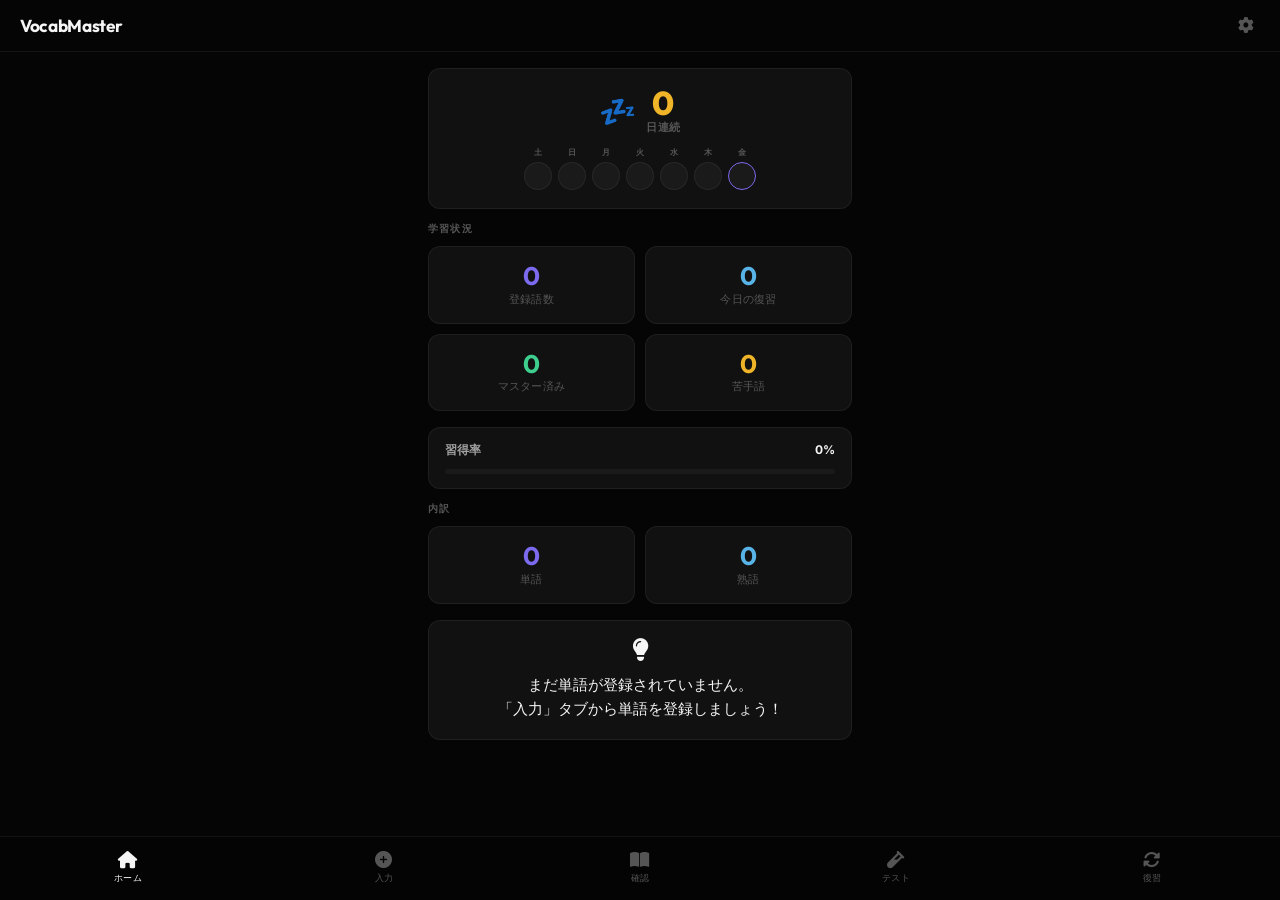
<file: index.html>
<!DOCTYPE html>
<html lang="ja">
<head>
    <meta charset="UTF-8">
    <meta name="viewport" content="width=device-width, initial-scale=1.0, maximum-scale=1.0, user-scalable=no, viewport-fit=cover">
    <meta name="description" content="VocabMaster - 忘却曲線に基づいた英語学習アプリ">
    <meta name="theme-color" content="#050505">
    <meta name="apple-mobile-web-app-capable" content="yes">
    <meta name="apple-mobile-web-app-status-bar-style" content="black-translucent">
    <meta name="apple-mobile-web-app-title" content="VocabMaster">
    <link rel="apple-touch-icon" href="icons/icon-192.png">
    <link rel="manifest" href="manifest.json">
    <title>VocabMaster</title>
    <link rel="stylesheet" href="css/style.css">
    <link rel="preconnect" href="https://fonts.googleapis.com">
    <link rel="preconnect" href="https://fonts.gstatic.com" crossorigin>
    <link href="https://fonts.googleapis.com/css2?family=Inter:wght@400;500;600;700&family=Outfit:wght@500;700&display=swap" rel="stylesheet">
    <link rel="stylesheet" href="https://cdnjs.cloudflare.com/ajax/libs/font-awesome/6.5.0/css/all.min.css">
</head>
<body>
    <div id="app">
        <header>
            <h1 id="screen-title">VocabMaster</h1>
            <button id="settings-btn" class="icon-btn" aria-label="設定"><i class="fas fa-cog"></i></button>
        </header>

        <main id="main-content">
            <div id="screen-container"></div>
        </main>

        <nav id="bottom-nav" aria-label="メインナビゲーション">
            <button class="nav-item active" data-screen="home" id="nav-home">
                <i class="fas fa-house"></i>
                <span>ホーム</span>
            </button>
            <button class="nav-item" data-screen="input" id="nav-input">
                <i class="fas fa-plus-circle"></i>
                <span>入力</span>
            </button>
            <button class="nav-item" data-screen="confirm" id="nav-confirm">
                <i class="fas fa-book-open"></i>
                <span>確認</span>
            </button>
            <button class="nav-item" data-screen="test" id="nav-test">
                <i class="fas fa-vial"></i>
                <span>テスト</span>
            </button>
            <button class="nav-item" data-screen="review" id="nav-review">
                <i class="fas fa-rotate"></i>
                <span>復習</span>
            </button>
        </nav>

        <div id="loading-overlay" class="hidden">
            <div class="loader"></div>
            <p>AI取得中...</p>
        </div>

        <div id="toast" class="hidden"></div>
    </div>

    <script src="js/storage.js"></script>
    <script src="js/ai.js"></script>
    <script src="js/audio.js"></script>
    <script src="js/gdrive.js"></script>
    <script src="js/app.js"></script>
    <script>
        if ('serviceWorker' in navigator) {
            navigator.serviceWorker.register('/sw.js').catch(() => {});
        }
    </script>
</body>
</html>
</file>
<file: css/style.css>
/* ============================================
   VocabMaster — Minimal & Refined Design
   ============================================ */

:root {
    --bg: #050505;
    --bg-card: #111111;
    --bg-input: #0a0a0a;
    --bg-hover: #1a1a1a;
    --border: rgba(255, 255, 255, 0.06);
    --border-focus: rgba(255, 255, 255, 0.15);

    --text: #f5f5f5;
    --text-2: #a0a0a0;
    --text-3: #555555;

    --accent: #7c6aef;
    --accent-soft: rgba(124, 106, 239, 0.12);
    --green: #3ecf8e;
    --green-soft: rgba(62, 207, 142, 0.12);
    --red: #ef6a6a;
    --red-soft: rgba(239, 106, 106, 0.12);
    --amber: #f0b429;

    --radius: 12px;
    --radius-sm: 8px;
    --nav-h: 64px;
    --header-h: 52px;
    --ease: cubic-bezier(0.25, 0.1, 0.25, 1);
}

*, *::before, *::after {
    margin: 0; padding: 0;
    box-sizing: border-box;
    -webkit-tap-highlight-color: transparent;
}

html { font-size: 15px; -webkit-font-smoothing: antialiased; }

body {
    font-family: 'Inter', -apple-system, BlinkMacSystemFont, "Segoe UI", sans-serif;
    background: var(--bg);
    color: var(--text);
    height: 100dvh; width: 100vw;
    overflow: hidden;
}

#app { display: flex; flex-direction: column; height: 100%; }

/* ---- Header ---- */
header {
    height: var(--header-h);
    display: flex; align-items: center; justify-content: space-between;
    padding: 0 20px;
    border-bottom: 1px solid var(--border);
    flex-shrink: 0;
}

header h1 {
    font-family: 'Outfit', sans-serif;
    font-size: 1.15rem; font-weight: 700;
    color: var(--text);
    letter-spacing: -0.02em;
}

.icon-btn {
    background: none; border: none;
    color: var(--text-3); font-size: 1.05rem;
    padding: 6px; cursor: pointer;
    transition: color 0.15s;
}
.icon-btn:active { color: var(--text-2); }

/* ---- Main ---- */
main {
    flex: 1; overflow-y: auto;
    padding-bottom: calc(var(--nav-h) + 16px);
    -webkit-overflow-scrolling: touch;
}
main::-webkit-scrollbar { display: none; }

#screen-container {
    padding: 16px 18px;
    max-width: 460px;
    margin: 0 auto;
}

/* ---- Bottom Nav ---- */
#bottom-nav {
    position: fixed; bottom: 0; left: 0; width: 100%;
    height: var(--nav-h);
    background: rgba(5, 5, 5, 0.92);
    backdrop-filter: blur(24px); -webkit-backdrop-filter: blur(24px);
    display: flex;
    border-top: 1px solid var(--border);
    z-index: 100;
    padding-bottom: env(safe-area-inset-bottom, 0);
}

.nav-item {
    flex: 1; display: flex; flex-direction: column;
    align-items: center; justify-content: center;
    background: none; border: none;
    color: var(--text-3); font-size: 0.6rem;
    font-weight: 500; gap: 3px;
    cursor: pointer; transition: color 0.2s;
    letter-spacing: 0.01em;
}
.nav-item i { font-size: 1.15rem; transition: color 0.2s; }
.nav-item.active { color: var(--text); }

/* ---- Card ---- */
.card {
    background: var(--bg-card);
    border: 1px solid var(--border);
    border-radius: var(--radius);
    padding: 18px;
    margin-bottom: 12px;
    animation: fadeUp 0.35s var(--ease) both;
}

/* ---- Stat Grid ---- */
.stat-grid {
    display: grid; grid-template-columns: 1fr 1fr;
    gap: 10px; margin-bottom: 16px;
}

.stat-card {
    background: var(--bg-card);
    border: 1px solid var(--border);
    border-radius: var(--radius);
    padding: 16px 14px;
    text-align: center;
    animation: fadeUp 0.35s var(--ease) both;
}
.stat-card:nth-child(2) { animation-delay: 0.04s; }
.stat-card:nth-child(3) { animation-delay: 0.08s; }
.stat-card:nth-child(4) { animation-delay: 0.12s; }

.stat-number {
    font-family: 'Outfit', sans-serif;
    font-size: 1.7rem; font-weight: 700;
    line-height: 1; margin-bottom: 4px;
    color: var(--text);
}
.stat-card.primary .stat-number { color: var(--accent); }
.stat-card.accent .stat-number { color: #58b4e6; }
.stat-card.success .stat-number { color: var(--green); }
.stat-card.warning .stat-number { color: var(--amber); }

.stat-label {
    font-size: 0.7rem; color: var(--text-3);
    font-weight: 500; letter-spacing: 0.02em;
}

/* ---- Progress ---- */
.progress-container {
    background: var(--bg-card);
    border: 1px solid var(--border);
    border-radius: var(--radius);
    padding: 14px 16px; margin-bottom: 14px;
}
.progress-header { display: flex; justify-content: space-between; margin-bottom: 10px; }
.progress-title { font-size: 0.8rem; font-weight: 600; color: var(--text-2); }
.progress-value { font-size: 0.8rem; font-weight: 700; color: var(--text); }

.progress-bar {
    height: 5px; background: var(--bg-hover);
    border-radius: 3px; overflow: hidden;
}
.progress-fill {
    height: 100%; border-radius: 3px;
    background: var(--accent);
    transition: width 0.8s var(--ease);
}

/* ---- Forms ---- */
.input-group { margin-bottom: 14px; }
.input-group label {
    display: block; font-size: 0.7rem; font-weight: 600;
    margin-bottom: 5px; color: var(--text-3);
    text-transform: uppercase; letter-spacing: 0.06em;
}

input[type="text"], textarea, select {
    width: 100%; padding: 11px 14px;
    background: var(--bg-input);
    border: 1px solid var(--border);
    border-radius: var(--radius-sm);
    font-size: 0.95rem; font-family: inherit;
    color: var(--text); outline: none;
    transition: border-color 0.2s;
}
input::placeholder, textarea::placeholder { color: var(--text-3); }
input:focus, textarea:focus, select:focus { border-color: var(--border-focus); }

select {
    appearance: none; cursor: pointer;
    background-image: url("data:image/svg+xml,%3Csvg xmlns='http://www.w3.org/2000/svg' width='10' height='10' viewBox='0 0 10 10'%3E%3Cpath fill='%23555' d='M5 7L1 3h8z'/%3E%3C/svg%3E");
    background-repeat: no-repeat;
    background-position: right 12px center;
    padding-right: 30px;
}

/* ---- Buttons ---- */
.btn-primary {
    background: var(--accent); color: #fff;
    border: none; padding: 12px 20px;
    border-radius: var(--radius-sm);
    font-size: 0.9rem; font-weight: 600; font-family: inherit;
    width: 100%; cursor: pointer;
    transition: opacity 0.15s;
}
.btn-primary:active { opacity: 0.8; }
.btn-primary:disabled { opacity: 0.35; cursor: not-allowed; }

.btn-outline {
    background: transparent;
    border: 1px solid var(--border);
    color: var(--text-2); padding: 11px 20px;
    border-radius: var(--radius-sm);
    font-weight: 600; font-family: inherit;
    font-size: 0.9rem; cursor: pointer;
    transition: border-color 0.15s;
}
.btn-outline:active { border-color: var(--border-focus); }

.btn-success {
    background: var(--green); color: #fff;
    border: none; padding: 12px 20px;
    border-radius: var(--radius-sm);
    font-weight: 600; font-family: inherit;
    font-size: 0.9rem; cursor: pointer;
    transition: opacity 0.15s;
}
.btn-success:active { opacity: 0.8; }

.btn-danger {
    background: var(--red); color: #fff;
    border: none; padding: 12px 20px;
    border-radius: var(--radius-sm);
    font-weight: 600; font-family: inherit;
    font-size: 0.9rem; cursor: pointer;
    transition: opacity 0.15s;
}
.btn-danger:active { opacity: 0.8; }

.btn-ghost {
    background: none; border: none;
    color: var(--text-3); padding: 8px 12px;
    border-radius: var(--radius-sm);
    font-weight: 500; font-family: inherit;
    font-size: 0.85rem; cursor: pointer;
}
.btn-ghost:active { color: var(--text-2); }

/* ---- Tab Selector ---- */
.tab-selector {
    display: flex;
    background: var(--bg-input);
    border-radius: var(--radius-sm);
    padding: 3px; margin-bottom: 16px;
    border: 1px solid var(--border);
}
.tab-btn {
    flex: 1; padding: 9px 14px;
    background: transparent; border: none;
    border-radius: 6px;
    color: var(--text-3); font-weight: 600;
    font-size: 0.8rem; font-family: inherit;
    cursor: pointer; transition: all 0.2s;
}
.tab-btn.active {
    background: var(--bg-hover);
    color: var(--text);
}

/* ---- Flashcard ---- */
.flashcard {
    height: clamp(320px, 55vh, 480px); 
    perspective: 1000px;
    margin-bottom: 20px;
}
.flashcard-inner {
    position: relative; width: 100%; height: 100%;
    text-align: center;
    transition: transform 0.5s var(--ease);
    transform-style: preserve-3d;
    cursor: pointer;
}
.flashcard.flipped .flashcard-inner { transform: rotateY(180deg); }

.flashcard-front, .flashcard-back {
    position: absolute; width: 100%; height: 100%;
    backface-visibility: hidden; -webkit-backface-visibility: hidden;
    display: flex; flex-direction: column;
    align-items: center; justify-content: center;
    border-radius: var(--radius);
    padding: 24px;
    overflow-y: auto;
}
.flashcard-front {
    background: var(--bg-card);
    border: 1px solid var(--border);
}
.flashcard-back {
    transform: rotateY(180deg);
    background: var(--bg-card);
    border: 1px solid rgba(124, 106, 239, 0.15);
}

.word-main {
    font-size: 2rem; font-family: 'Outfit', sans-serif;
    font-weight: 700; color: var(--text);
    letter-spacing: -0.02em;
}
.word-meaning {
    font-size: 1.4rem; font-weight: 700;
    color: var(--accent); margin-bottom: 6px;
}
.word-detail {
    font-size: 0.95rem; color: var(--text-2);
    line-height: 1.5; margin-bottom: 4px;
}
.word-example {
    font-size: 0.95rem; font-style: italic;
    color: var(--text-2); margin-top: 6px; line-height: 1.5;
}
.detail-label {
    font-size: 0.6rem; font-weight: 700;
    text-transform: uppercase; letter-spacing: 0.1em;
    color: var(--text-3); margin-top: 8px; margin-bottom: 2px;
}

/* -- Bilingual Pairs -- */
.word-pair {
    display: flex; justify-content: space-between; align-items: baseline;
    padding: 3px 0; border-bottom: 1px solid rgba(255,255,255,0.03);
}
.word-pair:last-child { border-bottom: none; }
.en-part { font-weight: 500; font-size: 0.95rem; color: var(--text-2); }
.ja-part { font-size: 0.82rem; color: var(--text-3); text-align: right; margin-left: 12px; }

.en-example { color: var(--text-2); font-weight: 500; font-size: 0.95rem; }
.ja-example { font-size: 0.82rem; color: var(--text-3); font-style: normal; margin-top: 2px; }

/* ---- Audio Button ---- */
.audio-btn {
    width: 34px; height: 34px; min-width: 34px;
    border-radius: 50%;
    background: var(--bg-hover);
    border: 1px solid var(--border);
    color: var(--text-2);
    display: flex; align-items: center; justify-content: center;
    cursor: pointer; font-size: 0.85rem;
    transition: color 0.15s;
}
.audio-btn:active { color: var(--accent); }

/* ---- Test Card ---- */
.test-card {
    background: var(--bg-card);
    border: 1px solid var(--border);
    border-radius: var(--radius);
    padding: 36px 24px;
    text-align: center;
    min-height: 260px;
    display: flex; flex-direction: column;
    align-items: center; justify-content: center;
    cursor: pointer;
    margin-bottom: 20px;
}
.test-buttons { display: flex; gap: 10px; width: 100%; margin-top: 20px; }
.test-buttons button { flex: 1; }

/* ---- Result Card ---- */
.result-card {
    background: var(--bg-card);
    border: 1px solid var(--border);
    border-radius: var(--radius);
    padding: 28px; text-align: center;
}
.result-score {
    font-family: 'Outfit', sans-serif;
    font-size: 3.5rem; font-weight: 700;
    color: var(--accent); line-height: 1; margin-bottom: 4px;
}
.result-label { font-size: 0.9rem; color: var(--text-3); margin-bottom: 20px; }

/* ---- Part Card ---- */
.part-card {
    background: var(--bg-card);
    border: 1px solid var(--border);
    border-radius: var(--radius-sm);
    padding: 14px 16px; margin-bottom: 8px;
    display: flex; align-items: center; justify-content: space-between;
    cursor: pointer;
    animation: fadeUp 0.3s var(--ease) both;
}
.part-card:active { background: var(--bg-hover); }
.part-card:nth-child(n) { animation-delay: calc(var(--i, 0) * 0.04s); }

.part-info { display: flex; flex-direction: column; gap: 1px; }
.part-name { font-weight: 700; font-size: 0.95rem; color: var(--text); }
.part-range { font-size: 0.7rem; color: var(--text-3); }
.part-arrow { font-size: 0.85rem; color: var(--text-3); }

/* ---- Section Title ---- */
.section-title {
    font-size: 0.65rem; font-weight: 700;
    color: var(--text-3); text-transform: uppercase;
    letter-spacing: 0.12em; margin-bottom: 10px;
}

/* ---- Review Item ---- */
.review-item {
    background: var(--bg-card);
    border: 1px solid var(--border);
    border-radius: var(--radius-sm);
    padding: 12px 14px; margin-bottom: 6px;
    display: flex; align-items: center; justify-content: space-between;
    animation: fadeUp 0.3s var(--ease) both;
}
.review-item-word { font-weight: 700; font-size: 0.98rem; color: var(--text); }
.review-item-meaning { font-size: 0.75rem; color: var(--text-3); margin-top: 1px; }

/* ---- Empty State ---- */
.empty-state {
    text-align: center; padding: 60px 20px;
    color: var(--text-3);
}
.empty-state i { font-size: 2rem; margin-bottom: 14px; opacity: 0.3; }
.empty-state p { font-size: 0.88rem; line-height: 1.6; }

/* ---- Loading ---- */
.hidden { display: none !important; }

#loading-overlay {
    position: fixed; inset: 0;
    background: rgba(5, 5, 5, 0.85);
    backdrop-filter: blur(6px);
    display: flex; flex-direction: column;
    align-items: center; justify-content: center;
    z-index: 1000; gap: 12px;
}
#loading-overlay p { color: var(--text-3); font-size: 0.85rem; }

.loader {
    width: 32px; height: 32px;
    border: 2px solid var(--border);
    border-top-color: var(--accent);
    border-radius: 50%;
    animation: spin 0.7s linear infinite;
}
@keyframes spin { to { transform: rotate(360deg); } }

/* ---- Toast ---- */
#toast {
    position: fixed;
    bottom: calc(var(--nav-h) + 12px);
    left: 50%; transform: translateX(-50%) translateY(10px);
    background: var(--bg-card);
    color: var(--text);
    padding: 10px 20px;
    border-radius: 100px;
    font-size: 0.8rem; font-weight: 500;
    border: 1px solid var(--border);
    z-index: 200; opacity: 0;
    transition: all 0.25s var(--ease);
    pointer-events: none; white-space: nowrap;
}
#toast.show { opacity: 1; transform: translateX(-50%) translateY(0); }

/* ---- Animation ---- */
@keyframes fadeUp {
    from { opacity: 0; transform: translateY(10px); }
    to { opacity: 1; transform: translateY(0); }
}

.animate-success { animation: pulseGreen 0.4s ease; }
.animate-danger { animation: pulseRed 0.4s ease; }

@keyframes pulseGreen {
    0% { box-shadow: 0 0 0 0 var(--green-soft); }
    70% { box-shadow: 0 0 0 8px transparent; }
}
@keyframes pulseRed {
    0% { box-shadow: 0 0 0 0 var(--red-soft); }
    70% { box-shadow: 0 0 0 8px transparent; }
}

/* ---- Settings ---- */
.settings-section { margin-bottom: 20px; }
.settings-section h3 {
    font-size: 0.95rem; font-weight: 700;
    color: var(--text); margin-bottom: 12px;
}

/* ---- Utility ---- */
.mt-4 { margin-top: 4px; }
.mt-8 { margin-top: 8px; }
.mt-12 { margin-top: 12px; }
.mt-16 { margin-top: 16px; }
.mt-20 { margin-top: 20px; }
.mb-12 { margin-bottom: 12px; }
.mb-16 { margin-bottom: 16px; }
.text-center { text-align: center; }
.text-muted { color: var(--text-3); }
.text-sm { font-size: 0.82rem; }
.text-xs { font-size: 0.7rem; }
.flex-row { display: flex; gap: 8px; }
.flex-1 { flex: 1; }

.card-counter {
    text-align: center; font-size: 0.8rem;
    color: var(--text-3); margin-top: 12px;
    font-weight: 500;
}

@media (max-width: 360px) {
    .word-main { font-size: 1.6rem; }
    .stat-number { font-size: 1.4rem; }
}

/* ---- Streak Card ---- */
.streak-card {
    background: var(--bg-card);
    border: 1px solid var(--border);
    border-radius: var(--radius);
    padding: 18px; margin-bottom: 14px;
    text-align: center;
    animation: fadeUp 0.35s var(--ease) both;
}
.streak-header {
    display: flex; align-items: center; justify-content: center;
    gap: 10px; margin-bottom: 12px;
}
.streak-fire { font-size: 2rem; }
.streak-number {
    font-family: 'Outfit', sans-serif;
    font-size: 2.2rem; font-weight: 800;
    color: #f0b429; line-height: 1;
}
.streak-label {
    font-size: 0.75rem; color: var(--text-3);
    font-weight: 600; letter-spacing: 0.04em;
}
.mini-calendar {
    display: flex; justify-content: center; gap: 6px;
    margin-top: 10px;
}
.cal-day {
    display: flex; flex-direction: column;
    align-items: center; gap: 4px;
}
.cal-label {
    font-size: 0.55rem; color: var(--text-3);
    font-weight: 600; text-transform: uppercase;
}
.cal-dot {
    width: 28px; height: 28px; border-radius: 50%;
    display: flex; align-items: center; justify-content: center;
    font-size: 0.65rem; font-weight: 700;
    background: var(--bg-hover);
    border: 1px solid var(--border);
    color: var(--text-3);
    transition: all 0.2s;
}
.cal-dot.active {
    background: rgba(240, 180, 41, 0.18);
    border-color: rgba(240, 180, 41, 0.4);
    color: #f0b429;
}
.cal-dot.today {
    border-color: var(--accent);
}


/* ---- Section Card ---- */
.section-card {
    background: var(--bg-card);
    border: 1px solid var(--border);
    border-radius: var(--radius-sm);
    padding: 12px 16px; margin-bottom: 6px;
    display: flex; align-items: center; justify-content: space-between;
    cursor: pointer;
    animation: fadeUp 0.3s var(--ease) both;
}
.section-card:active { background: var(--bg-hover); }

/* ---- Item List Management ---- */
.item-list-row {
    background: var(--bg-card);
    border: 1px solid var(--border);
    border-radius: var(--radius-sm);
    padding: 10px 12px; margin-bottom: 5px;
    display: flex; align-items: center; justify-content: space-between;
    animation: fadeUp 0.25s var(--ease) both;
}
.item-list-info { flex: 1; min-width: 0; }
.item-list-term {
    font-weight: 700; font-size: 0.95rem; color: var(--text);
    white-space: nowrap; overflow: hidden; text-overflow: ellipsis;
}
.item-list-meaning {
    font-size: 0.72rem; color: var(--text-3); margin-top: 1px;
    white-space: nowrap; overflow: hidden; text-overflow: ellipsis;
}
.item-list-actions {
    display: flex; gap: 4px; flex-shrink: 0; margin-left: 8px;
}
.item-action-btn {
    width: 32px; height: 32px; border-radius: 8px;
    border: 1px solid var(--border); background: var(--bg-hover);
    color: var(--text-3); display: flex;
    align-items: center; justify-content: center;
    cursor: pointer; font-size: 0.8rem;
    transition: all 0.15s;
}
.item-action-btn:active { color: var(--text); }
.item-action-btn.danger:active { color: var(--red); border-color: var(--red); }

/* ---- Edit Modal ---- */
.edit-modal-overlay {
    position: fixed; inset: 0;
    background: rgba(5,5,5,0.92);
    -webkit-backdrop-filter: blur(8px);
    backdrop-filter: blur(8px);
    z-index: 500;
    display: flex; align-items: flex-start; justify-content: center;
    padding: 40px 16px; overflow-y: auto;
}
.edit-modal {
    background: var(--bg-card);
    border: 1px solid var(--border);
    border-radius: var(--radius);
    padding: 20px; width: 100%;
    max-width: 440px;
    animation: fadeUp 0.3s var(--ease) both;
}
.edit-modal h3 {
    font-size: 1rem; font-weight: 700;
    color: var(--text); margin-bottom: 16px;
}

/* ---- Back Button ---- */
.back-btn {
    background: none; border: none;
    color: var(--text-3); font-size: 0.85rem;
    font-weight: 600; font-family: inherit;
    cursor: pointer; padding: 6px 0;
    margin-bottom: 12px; display: flex;
    align-items: center; gap: 6px;
}
.back-btn:active { color: var(--text-2); }
</file>
